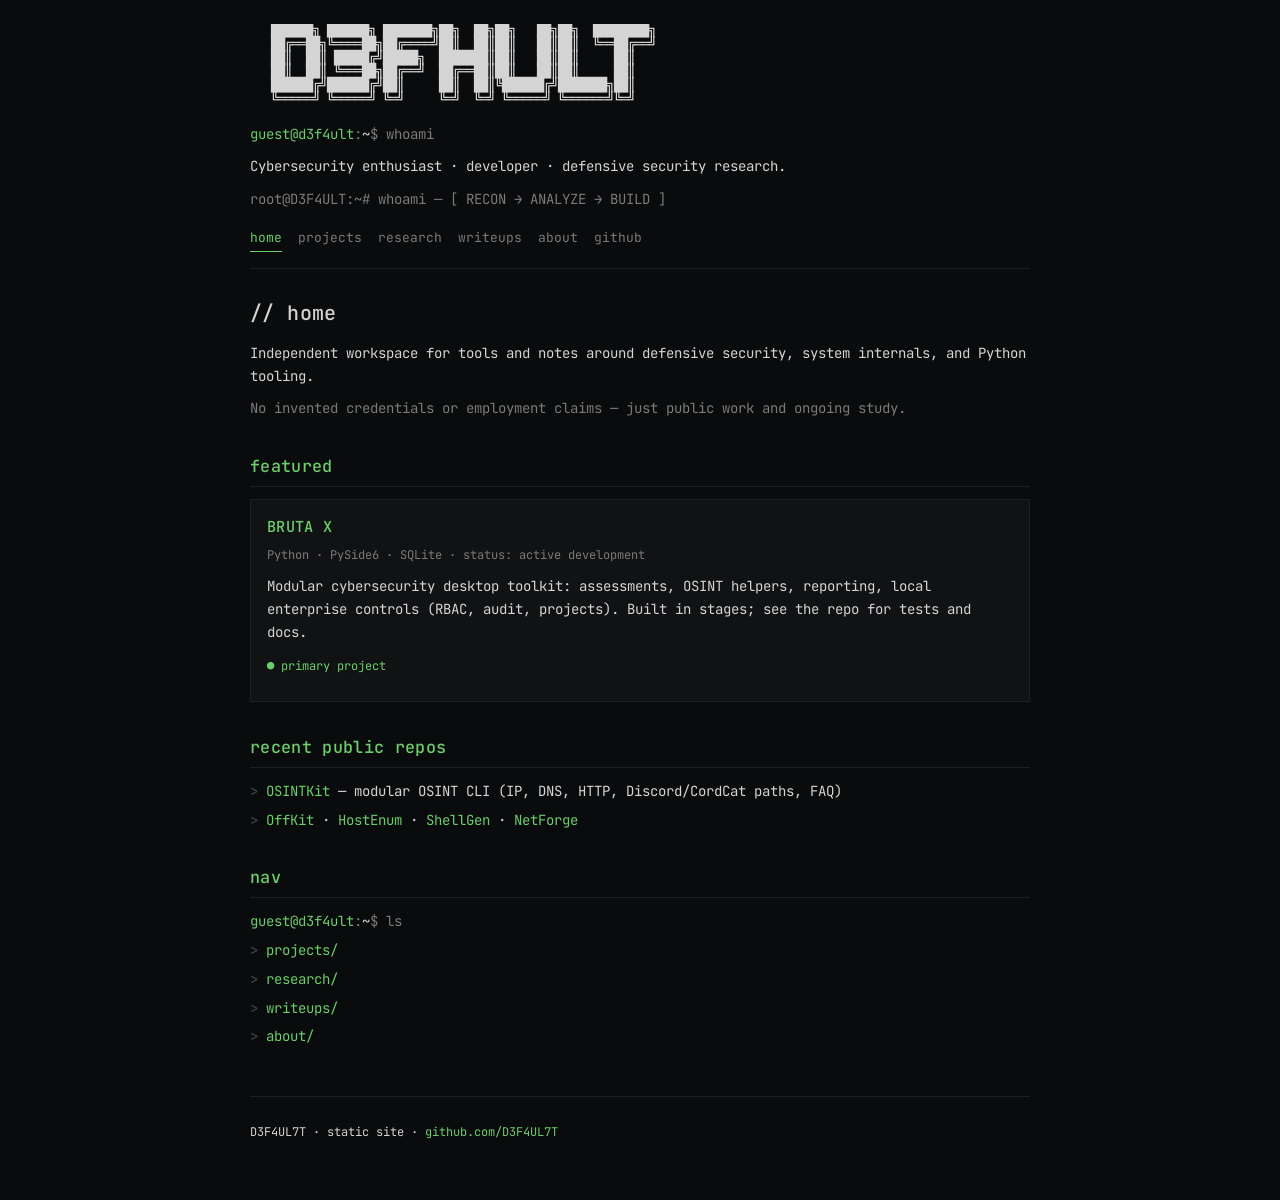
<file: index.html>
<!DOCTYPE html>
<html lang="en">
<head>
  <meta charset="utf-8">
  <meta name="viewport" content="width=device-width, initial-scale=1">
  <title>D3F4UL7T — security research</title>
  <meta name="description" content="D3F4UL7T — cybersecurity enthusiast, developer, defensive security research. Tools, notes, and projects.">
  <meta name="theme-color" content="#0a0b0c">
  <link rel="stylesheet" href="css/main.css">
  <link rel="icon" href="img/favicon.svg" type="image/svg+xml">
  <link rel="preconnect" href="https://fonts.googleapis.com">
  <link href="https://fonts.googleapis.com/css2?family=JetBrains+Mono:wght@400;500;700&display=swap" rel="stylesheet">
</head>
<body>
  <div class="wrap">
    <header class="site">
      <pre class="ascii" role="img" aria-label="D3F4UL7T">   ██████╗ ██████╗ ███████╗██╗  ██╗██╗   ██╗██╗  ████████╗
   ██╔══██╗╚════██╗██╔════╝██║  ██║██║   ██║██║  ╚══██╔══╝
   ██║  ██║ █████╔╝█████╗  ███████║██║   ██║██║     ██║
   ██║  ██║ ╚═══██╗██╔══╝  ██╔══██║██║   ██║██║     ██║
   ██████╔╝██████╔╝██║     ██║  ██║╚██████╔╝███████╗██║
   ╚═════╝ ╚═════╝ ╚═╝     ╚═╝  ╚═╝ ╚═════╝ ╚══════╝╚═╝</pre>
      <p class="prompt"><span class="user">guest@d3f4ult</span>:<span class="path">~</span>$ whoami</p>
      <p>Cybersecurity enthusiast · developer · defensive security research.</p>
      <p class="muted">root@D3F4ULT:~# whoami — [ RECON → ANALYZE → BUILD ]</p>
      <nav class="term" aria-label="Primary">
        <a class="active" href="index.html">home</a>
        <a href="projects/index.html">projects</a>
        <a href="research/index.html">research</a>
        <a href="writeups/index.html">writeups</a>
        <a href="about/index.html">about</a>
        <a href="https://github.com/D3F4UL7T" rel="noopener">github</a>
      </nav>
    </header>

    <main>
      <h1>// home</h1>
      <p>Independent workspace for tools and notes around defensive security, system internals, and Python tooling.</p>
      <p class="muted">No invented credentials or employment claims — just public work and ongoing study.</p>

      <h2>featured</h2>
      <div class="card">
        <h3><a href="https://github.com/D3F4UL7T/BRUTA-X">BRUTA X</a></h3>
        <p class="meta">Python · PySide6 · SQLite · status: active development</p>
        <p>Modular cybersecurity desktop toolkit: assessments, OSINT helpers, reporting, local enterprise controls (RBAC, audit, projects). Built in stages; see the repo for tests and docs.</p>
        <p><span class="status">● primary project</span></p>
      </div>

      <h2>recent public repos</h2>
      <ul class="clean">
        <li><a href="https://github.com/D3F4UL7T/OSINTKit">OSINTKit</a> — modular OSINT CLI (IP, DNS, HTTP, Discord/CordCat paths, FAQ)</li>
        <li><a href="https://github.com/D3F4UL7T/OffKit">OffKit</a> · <a href="https://github.com/D3F4UL7T/HostEnum">HostEnum</a> · <a href="https://github.com/D3F4UL7T/ShellGen">ShellGen</a> · <a href="https://github.com/D3F4UL7T/NetForge">NetForge</a></li>
      </ul>

      <h2>nav</h2>
      <p class="prompt"><span class="user">guest@d3f4ult</span>:<span class="path">~</span>$ ls</p>
      <ul class="clean">
        <li><a href="projects/index.html">projects/</a></li>
        <li><a href="research/index.html">research/</a></li>
        <li><a href="writeups/index.html">writeups/</a></li>
        <li><a href="about/index.html">about/</a></li>
      </ul>
    </main>

    <footer class="site">
      <p>D3F4UL7T · static site · <a href="https://github.com/D3F4UL7T">github.com/D3F4UL7T</a></p>
    </footer>
  </div>
</body>
</html>
</file>
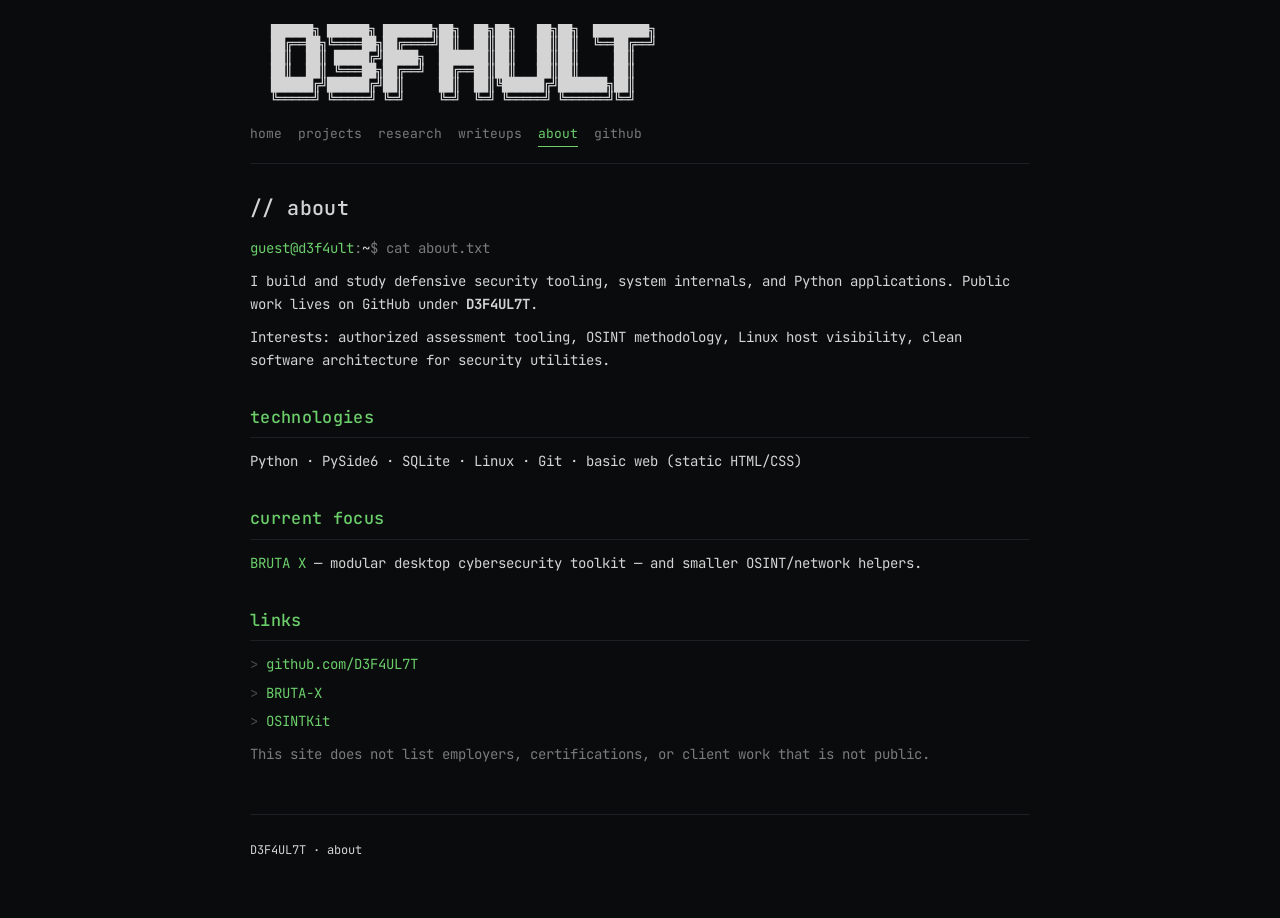
<file: about/index.html>
<!DOCTYPE html>
<html lang="en">
<head>
  <meta charset="utf-8">
  <meta name="viewport" content="width=device-width, initial-scale=1">
  <title>about — D3F4UL7T</title>
  <meta name="description" content="About D3F4UL7T">
  <meta name="theme-color" content="#0a0b0c">
  <link rel="stylesheet" href="../css/main.css">
  <link rel="icon" href="../img/favicon.svg" type="image/svg+xml">
  <link href="https://fonts.googleapis.com/css2?family=JetBrains+Mono:wght@400;500;700&display=swap" rel="stylesheet">
</head>
<body>
  <div class="wrap">
    <header class="site">
      <pre class="ascii">   ██████╗ ██████╗ ███████╗██╗  ██╗██╗   ██╗██╗  ████████╗
   ██╔══██╗╚════██╗██╔════╝██║  ██║██║   ██║██║  ╚══██╔══╝
   ██║  ██║ █████╔╝█████╗  ███████║██║   ██║██║     ██║
   ██║  ██║ ╚═══██╗██╔══╝  ██╔══██║██║   ██║██║     ██║
   ██████╔╝██████╔╝██║     ██║  ██║╚██████╔╝███████╗██║
   ╚═════╝ ╚═════╝ ╚═╝     ╚═╝  ╚═╝ ╚═════╝ ╚══════╝╚═╝</pre>
      <nav class="term">
        <a href="../index.html">home</a>
        <a href="../projects/index.html">projects</a>
        <a href="../research/index.html">research</a>
        <a href="../writeups/index.html">writeups</a>
        <a class="active" href="index.html">about</a>
        <a href="https://github.com/D3F4UL7T">github</a>
      </nav>
    </header>
    <main>
      <h1>// about</h1>
      <p class="prompt"><span class="user">guest@d3f4ult</span>:<span class="path">~</span>$ cat about.txt</p>
      <p>I build and study defensive security tooling, system internals, and Python applications. Public work lives on GitHub under <strong>D3F4UL7T</strong>.</p>
      <p>Interests: authorized assessment tooling, OSINT methodology, Linux host visibility, clean software architecture for security utilities.</p>
      <h2>technologies</h2>
      <p>Python · PySide6 · SQLite · Linux · Git · basic web (static HTML/CSS)</p>
      <h2>current focus</h2>
      <p><a href="https://github.com/D3F4UL7T/BRUTA-X">BRUTA X</a> — modular desktop cybersecurity toolkit — and smaller OSINT/network helpers.</p>
      <h2>links</h2>
      <ul class="clean">
        <li><a href="https://github.com/D3F4UL7T">github.com/D3F4UL7T</a></li>
        <li><a href="https://github.com/D3F4UL7T/BRUTA-X">BRUTA-X</a></li>
        <li><a href="https://github.com/D3F4UL7T/OSINTKit">OSINTKit</a></li>
      </ul>
      <p class="muted">This site does not list employers, certifications, or client work that is not public.</p>
    </main>
    <footer class="site"><p>D3F4UL7T · about</p></footer>
  </div>
</body>
</html>
</file>
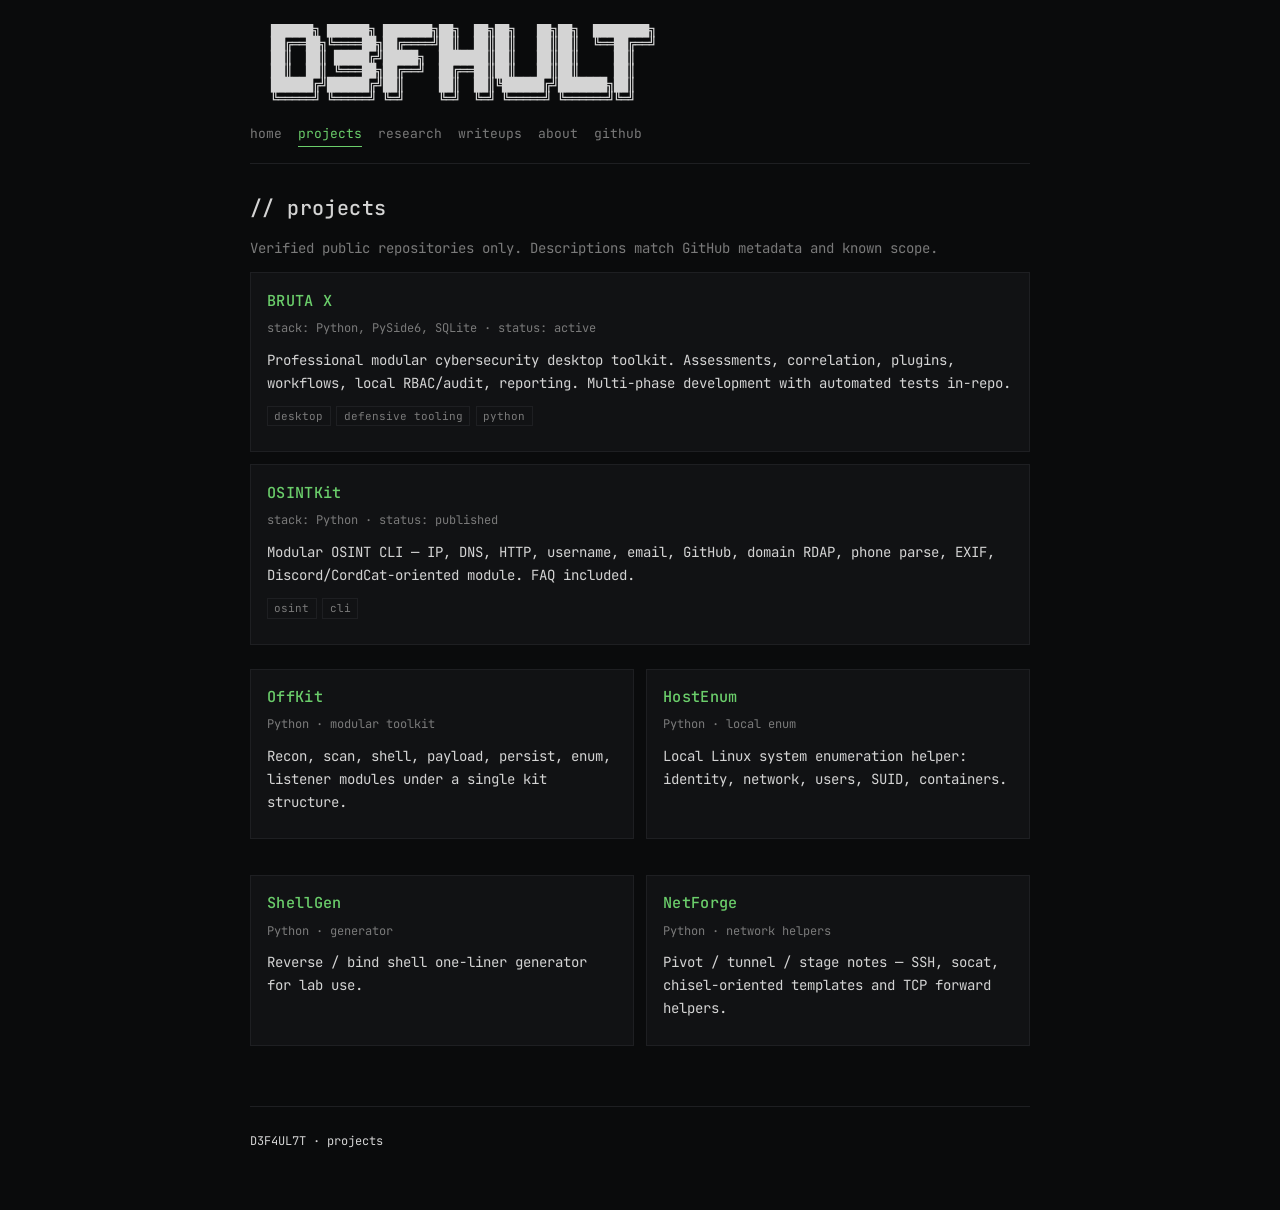
<file: projects/index.html>
<!DOCTYPE html>
<html lang="en">
<head>
  <meta charset="utf-8">
  <meta name="viewport" content="width=device-width, initial-scale=1">
  <title>projects — D3F4UL7T</title>
  <meta name="description" content="Public security tooling projects by D3F4UL7T">
  <meta name="theme-color" content="#0a0b0c">
  <link rel="stylesheet" href="../css/main.css">
  <link rel="icon" href="../img/favicon.svg" type="image/svg+xml">
  <link href="https://fonts.googleapis.com/css2?family=JetBrains+Mono:wght@400;500;700&display=swap" rel="stylesheet">
</head>
<body>
  <div class="wrap">
    <header class="site">
      <pre class="ascii" role="img" aria-label="D3F4UL7T">   ██████╗ ██████╗ ███████╗██╗  ██╗██╗   ██╗██╗  ████████╗
   ██╔══██╗╚════██╗██╔════╝██║  ██║██║   ██║██║  ╚══██╔══╝
   ██║  ██║ █████╔╝█████╗  ███████║██║   ██║██║     ██║
   ██║  ██║ ╚═══██╗██╔══╝  ██╔══██║██║   ██║██║     ██║
   ██████╔╝██████╔╝██║     ██║  ██║╚██████╔╝███████╗██║
   ╚═════╝ ╚═════╝ ╚═╝     ╚═╝  ╚═╝ ╚═════╝ ╚══════╝╚═╝</pre>
      <nav class="term">
        <a href="../index.html">home</a>
        <a class="active" href="index.html">projects</a>
        <a href="../research/index.html">research</a>
        <a href="../writeups/index.html">writeups</a>
        <a href="../about/index.html">about</a>
        <a href="https://github.com/D3F4UL7T">github</a>
      </nav>
    </header>
    <main>
      <h1>// projects</h1>
      <p class="muted">Verified public repositories only. Descriptions match GitHub metadata and known scope.</p>

      <div class="card">
        <h3><a href="https://github.com/D3F4UL7T/BRUTA-X">BRUTA X</a></h3>
        <p class="meta">stack: Python, PySide6, SQLite · status: active</p>
        <p>Professional modular cybersecurity desktop toolkit. Assessments, correlation, plugins, workflows, local RBAC/audit, reporting. Multi-phase development with automated tests in-repo.</p>
        <p><span class="tag">desktop</span><span class="tag">defensive tooling</span><span class="tag">python</span></p>
      </div>

      <div class="card">
        <h3><a href="https://github.com/D3F4UL7T/OSINTKit">OSINTKit</a></h3>
        <p class="meta">stack: Python · status: published</p>
        <p>Modular OSINT CLI — IP, DNS, HTTP, username, email, GitHub, domain RDAP, phone parse, EXIF, Discord/CordCat-oriented module. FAQ included.</p>
        <p><span class="tag">osint</span><span class="tag">cli</span></p>
      </div>

      <div class="grid two">
        <div class="card">
          <h3><a href="https://github.com/D3F4UL7T/OffKit">OffKit</a></h3>
          <p class="meta">Python · modular toolkit</p>
          <p>Recon, scan, shell, payload, persist, enum, listener modules under a single kit structure.</p>
        </div>
        <div class="card">
          <h3><a href="https://github.com/D3F4UL7T/HostEnum">HostEnum</a></h3>
          <p class="meta">Python · local enum</p>
          <p>Local Linux system enumeration helper: identity, network, users, SUID, containers.</p>
        </div>
        <div class="card">
          <h3><a href="https://github.com/D3F4UL7T/ShellGen">ShellGen</a></h3>
          <p class="meta">Python · generator</p>
          <p>Reverse / bind shell one-liner generator for lab use.</p>
        </div>
        <div class="card">
          <h3><a href="https://github.com/D3F4UL7T/NetForge">NetForge</a></h3>
          <p class="meta">Python · network helpers</p>
          <p>Pivot / tunnel / stage notes — SSH, socat, chisel-oriented templates and TCP forward helpers.</p>
        </div>
      </div>
    </main>
    <footer class="site"><p>D3F4UL7T · projects</p></footer>
  </div>
</body>
</html>
</file>
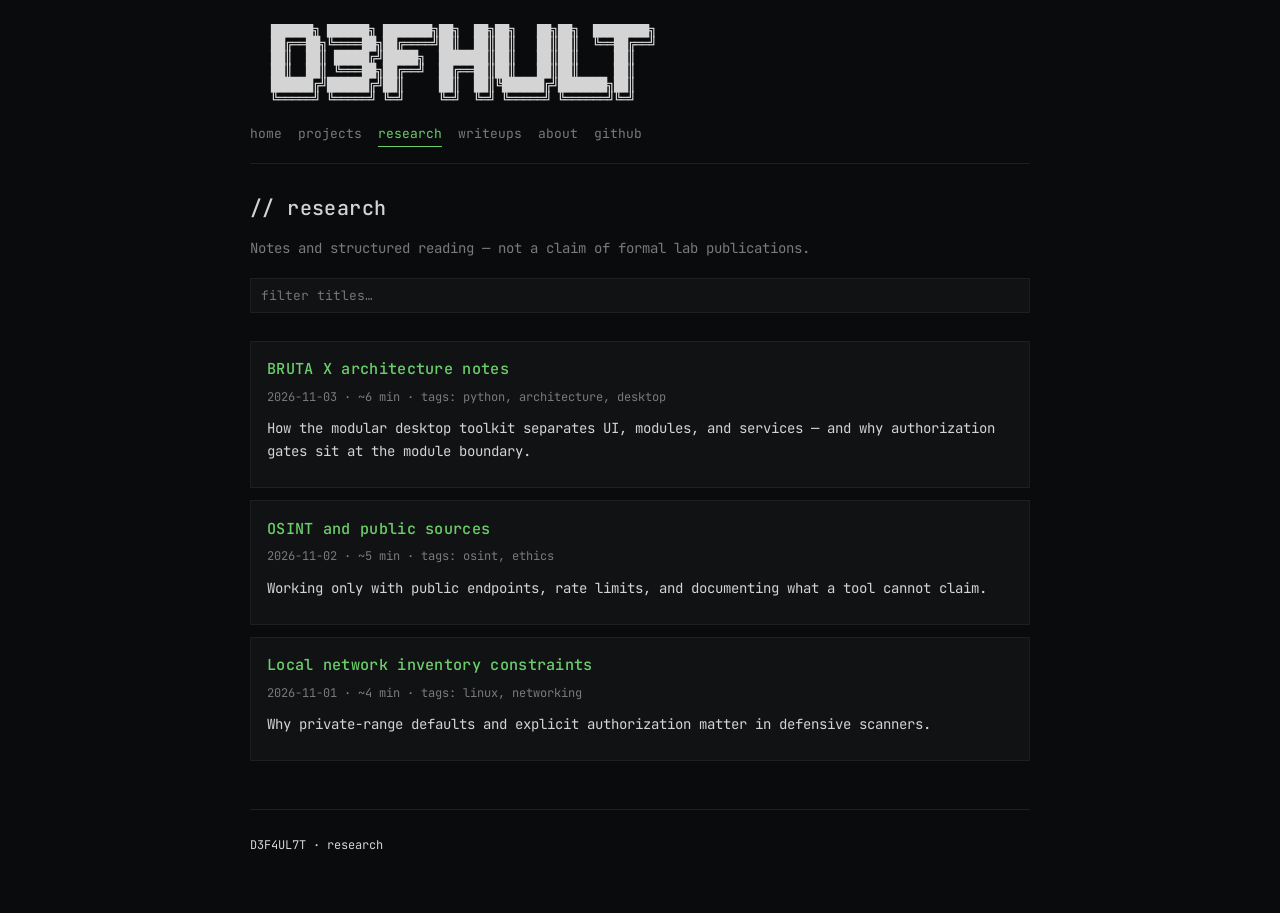
<file: research/index.html>
<!DOCTYPE html>
<html lang="en">
<head>
  <meta charset="utf-8">
  <meta name="viewport" content="width=device-width, initial-scale=1">
  <title>research — D3F4UL7T</title>
  <meta name="description" content="Research notes and reading lists — D3F4UL7T">
  <meta name="theme-color" content="#0a0b0c">
  <link rel="stylesheet" href="../css/main.css">
  <link rel="icon" href="../img/favicon.svg" type="image/svg+xml">
  <link href="https://fonts.googleapis.com/css2?family=JetBrains+Mono:wght@400;500;700&display=swap" rel="stylesheet">
</head>
<body>
  <div class="wrap">
    <header class="site">
      <pre class="ascii">   ██████╗ ██████╗ ███████╗██╗  ██╗██╗   ██╗██╗  ████████╗
   ██╔══██╗╚════██╗██╔════╝██║  ██║██║   ██║██║  ╚══██╔══╝
   ██║  ██║ █████╔╝█████╗  ███████║██║   ██║██║     ██║
   ██║  ██║ ╚═══██╗██╔══╝  ██╔══██║██║   ██║██║     ██║
   ██████╔╝██████╔╝██║     ██║  ██║╚██████╔╝███████╗██║
   ╚═════╝ ╚═════╝ ╚═╝     ╚═╝  ╚═╝ ╚═════╝ ╚══════╝╚═╝</pre>
      <nav class="term">
        <a href="../index.html">home</a>
        <a href="../projects/index.html">projects</a>
        <a class="active" href="index.html">research</a>
        <a href="../writeups/index.html">writeups</a>
        <a href="../about/index.html">about</a>
        <a href="https://github.com/D3F4UL7T">github</a>
      </nav>
    </header>
    <main>
      <h1>// research</h1>
      <p class="muted">Notes and structured reading — not a claim of formal lab publications.</p>
      <input class="search" type="search" id="q" placeholder="filter titles…" aria-label="Filter">
      <div id="list">
        <div class="card" data-tags="python desktop security architecture">
          <h3><a href="notes/bruta-x-architecture.html">BRUTA X architecture notes</a></h3>
          <p class="meta">2026-11-03 · ~6 min · tags: python, architecture, desktop</p>
          <p>How the modular desktop toolkit separates UI, modules, and services — and why authorization gates sit at the module boundary.</p>
        </div>
        <div class="card" data-tags="osint privacy ethics">
          <h3><a href="notes/osint-public-sources.html">OSINT and public sources</a></h3>
          <p class="meta">2026-11-02 · ~5 min · tags: osint, ethics</p>
          <p>Working only with public endpoints, rate limits, and documenting what a tool cannot claim.</p>
        </div>
        <div class="card" data-tags="linux networking defensive">
          <h3><a href="notes/local-network-inventory.html">Local network inventory constraints</a></h3>
          <p class="meta">2026-11-01 · ~4 min · tags: linux, networking</p>
          <p>Why private-range defaults and explicit authorization matter in defensive scanners.</p>
        </div>
      </div>
    </main>
    <footer class="site"><p>D3F4UL7T · research</p></footer>
  </div>
  <script>
    const q = document.getElementById('q');
    const cards = [...document.querySelectorAll('#list .card')];
    q.addEventListener('input', () => {
      const v = q.value.toLowerCase();
      cards.forEach(c => {
        const hay = (c.innerText + ' ' + (c.dataset.tags||'')).toLowerCase();
        c.style.display = hay.includes(v) ? '' : 'none';
      });
    });
  </script>
</body>
</html>
</file>
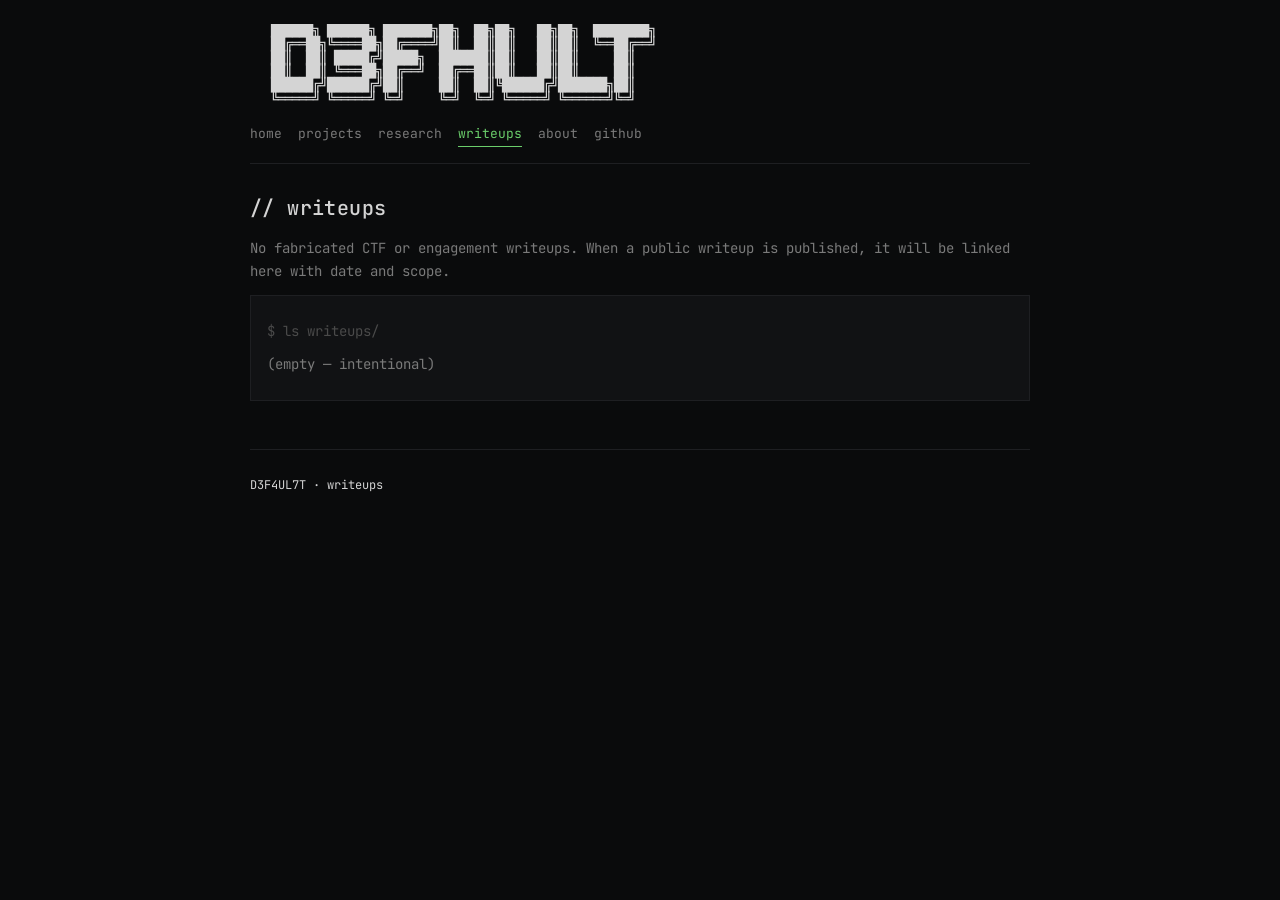
<file: writeups/index.html>
<!DOCTYPE html>
<html lang="en">
<head>
  <meta charset="utf-8">
  <meta name="viewport" content="width=device-width, initial-scale=1">
  <title>writeups — D3F4UL7T</title>
  <meta name="description" content="Writeups index">
  <meta name="theme-color" content="#0a0b0c">
  <link rel="stylesheet" href="../css/main.css">
  <link rel="icon" href="../img/favicon.svg" type="image/svg+xml">
  <link href="https://fonts.googleapis.com/css2?family=JetBrains+Mono:wght@400;500;700&display=swap" rel="stylesheet">
</head>
<body>
  <div class="wrap">
    <header class="site">
      <pre class="ascii">   ██████╗ ██████╗ ███████╗██╗  ██╗██╗   ██╗██╗  ████████╗
   ██╔══██╗╚════██╗██╔════╝██║  ██║██║   ██║██║  ╚══██╔══╝
   ██║  ██║ █████╔╝█████╗  ███████║██║   ██║██║     ██║
   ██║  ██║ ╚═══██╗██╔══╝  ██╔══██║██║   ██║██║     ██║
   ██████╔╝██████╔╝██║     ██║  ██║╚██████╔╝███████╗██║
   ╚═════╝ ╚═════╝ ╚═╝     ╚═╝  ╚═╝ ╚═════╝ ╚══════╝╚═╝</pre>
      <nav class="term">
        <a href="../index.html">home</a>
        <a href="../projects/index.html">projects</a>
        <a href="../research/index.html">research</a>
        <a class="active" href="index.html">writeups</a>
        <a href="../about/index.html">about</a>
        <a href="https://github.com/D3F4UL7T">github</a>
      </nav>
    </header>
    <main>
      <h1>// writeups</h1>
      <p class="muted">No fabricated CTF or engagement writeups. When a public writeup is published, it will be linked here with date and scope.</p>
      <div class="card">
        <p class="dim">$ ls writeups/</p>
        <p class="muted">(empty — intentional)</p>
      </div>
    </main>
    <footer class="site"><p>D3F4UL7T · writeups</p></footer>
  </div>
</body>
</html>
</file>
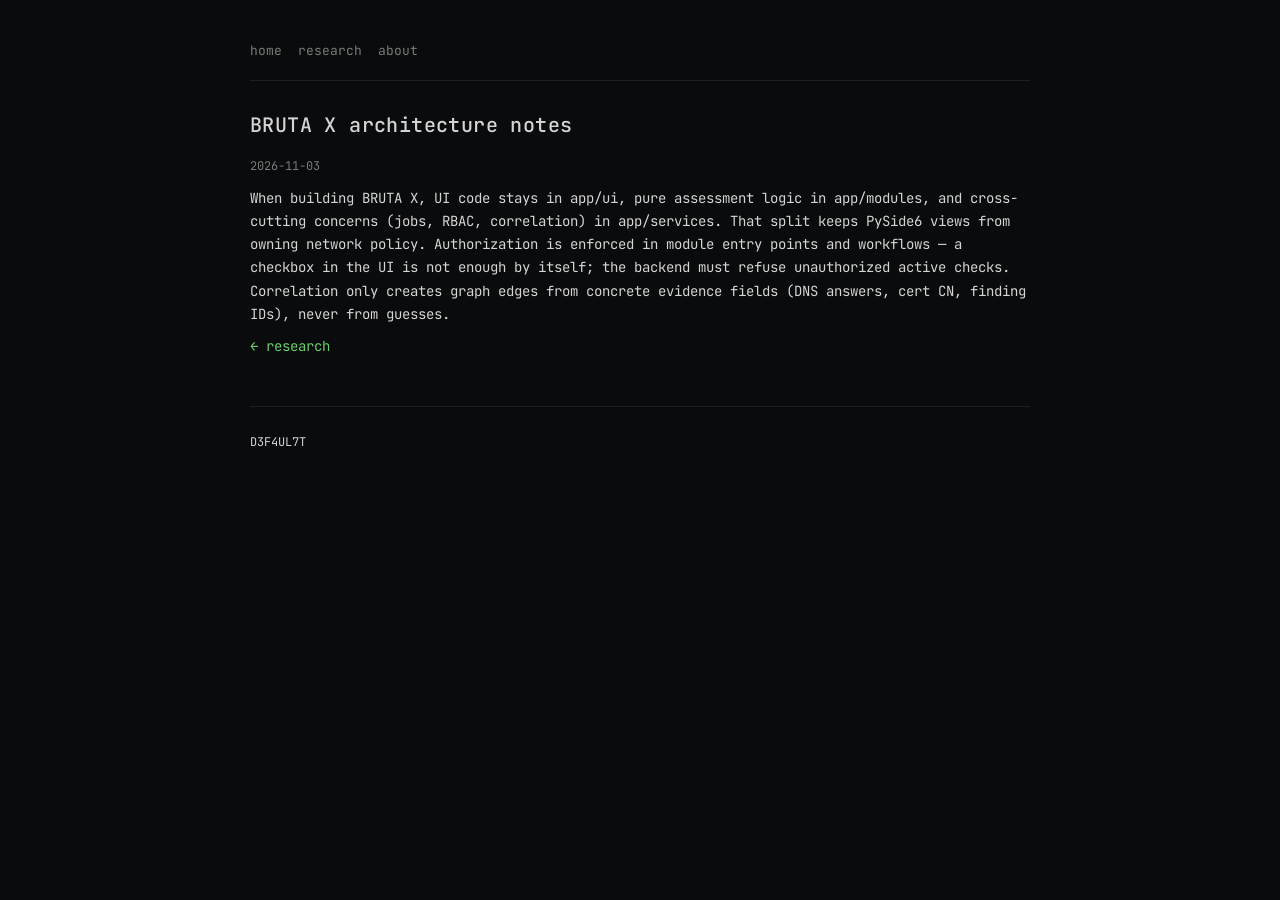
<file: research/notes/bruta-x-architecture.html>
<!DOCTYPE html>
<html lang="en">
<head>
  <meta charset="utf-8">
  <meta name="viewport" content="width=device-width, initial-scale=1">
  <title>BRUTA X architecture notes — D3F4UL7T</title>
  <meta name="description" content="BRUTA X architecture notes">
  <meta name="theme-color" content="#0a0b0c">
  <link rel="stylesheet" href="../../css/main.css">
  <link rel="icon" href="../../img/favicon.svg" type="image/svg+xml">
  <link href="https://fonts.googleapis.com/css2?family=JetBrains+Mono:wght@400;500;700&display=swap" rel="stylesheet">
</head>
<body>
  <div class="wrap">
    <header class="site">
      <nav class="term">
        <a href="../../index.html">home</a>
        <a href="../index.html">research</a>
        <a href="../../about/index.html">about</a>
      </nav>
    </header>
    <article class="post">
      <h1>BRUTA X architecture notes</h1>
      <time datetime="2026-11-03">2026-11-03</time>
      <p>When building BRUTA X, UI code stays in app/ui, pure assessment logic in app/modules, and cross-cutting concerns (jobs, RBAC, correlation) in app/services. That split keeps PySide6 views from owning network policy. Authorization is enforced in module entry points and workflows — a checkbox in the UI is not enough by itself; the backend must refuse unauthorized active checks. Correlation only creates graph edges from concrete evidence fields (DNS answers, cert CN, finding IDs), never from guesses.</p>
      <p class="muted"><a href="../index.html">← research</a></p>
    </article>
    <footer class="site"><p>D3F4UL7T</p></footer>
  </div>
</body>
</html>
</file>
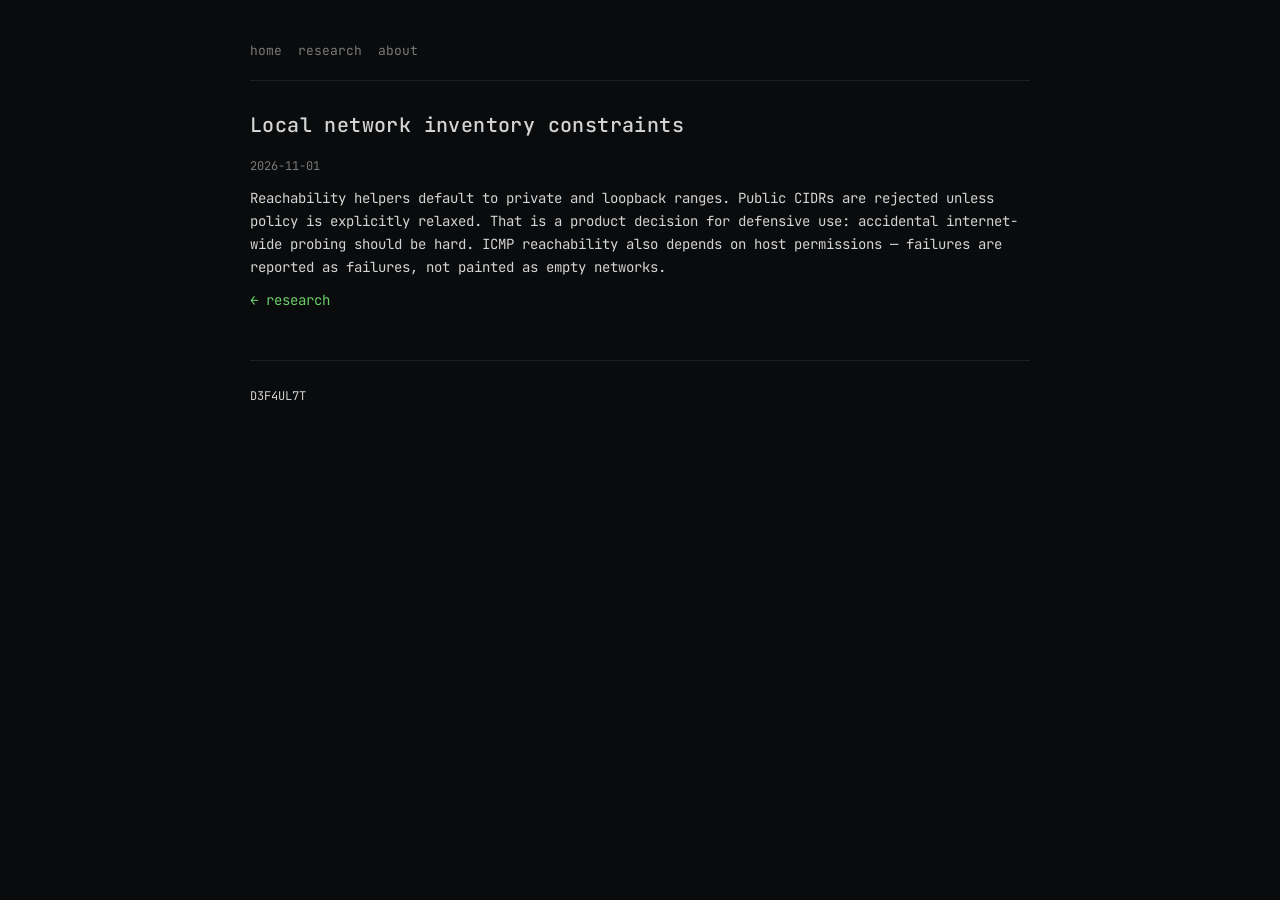
<file: research/notes/local-network-inventory.html>
<!DOCTYPE html>
<html lang="en">
<head>
  <meta charset="utf-8">
  <meta name="viewport" content="width=device-width, initial-scale=1">
  <title>Local network inventory constraints — D3F4UL7T</title>
  <meta name="description" content="Local network inventory constraints">
  <meta name="theme-color" content="#0a0b0c">
  <link rel="stylesheet" href="../../css/main.css">
  <link rel="icon" href="../../img/favicon.svg" type="image/svg+xml">
  <link href="https://fonts.googleapis.com/css2?family=JetBrains+Mono:wght@400;500;700&display=swap" rel="stylesheet">
</head>
<body>
  <div class="wrap">
    <header class="site">
      <nav class="term">
        <a href="../../index.html">home</a>
        <a href="../index.html">research</a>
        <a href="../../about/index.html">about</a>
      </nav>
    </header>
    <article class="post">
      <h1>Local network inventory constraints</h1>
      <time datetime="2026-11-01">2026-11-01</time>
      <p>Reachability helpers default to private and loopback ranges. Public CIDRs are rejected unless policy is explicitly relaxed. That is a product decision for defensive use: accidental internet-wide probing should be hard. ICMP reachability also depends on host permissions — failures are reported as failures, not painted as empty networks.</p>
      <p class="muted"><a href="../index.html">← research</a></p>
    </article>
    <footer class="site"><p>D3F4UL7T</p></footer>
  </div>
</body>
</html>
</file>
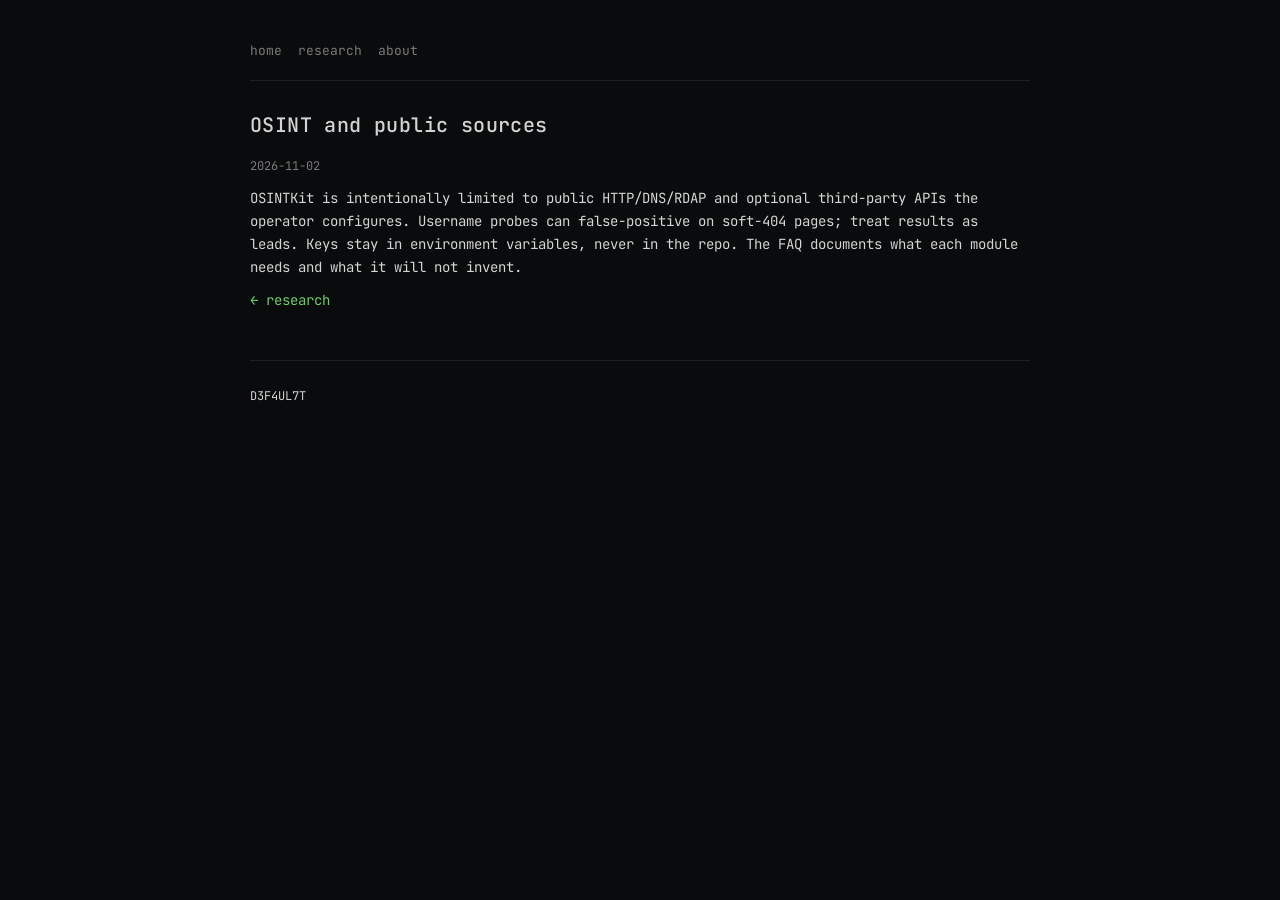
<file: research/notes/osint-public-sources.html>
<!DOCTYPE html>
<html lang="en">
<head>
  <meta charset="utf-8">
  <meta name="viewport" content="width=device-width, initial-scale=1">
  <title>OSINT and public sources — D3F4UL7T</title>
  <meta name="description" content="OSINT and public sources">
  <meta name="theme-color" content="#0a0b0c">
  <link rel="stylesheet" href="../../css/main.css">
  <link rel="icon" href="../../img/favicon.svg" type="image/svg+xml">
  <link href="https://fonts.googleapis.com/css2?family=JetBrains+Mono:wght@400;500;700&display=swap" rel="stylesheet">
</head>
<body>
  <div class="wrap">
    <header class="site">
      <nav class="term">
        <a href="../../index.html">home</a>
        <a href="../index.html">research</a>
        <a href="../../about/index.html">about</a>
      </nav>
    </header>
    <article class="post">
      <h1>OSINT and public sources</h1>
      <time datetime="2026-11-02">2026-11-02</time>
      <p>OSINTKit is intentionally limited to public HTTP/DNS/RDAP and optional third-party APIs the operator configures. Username probes can false-positive on soft-404 pages; treat results as leads. Keys stay in environment variables, never in the repo. The FAQ documents what each module needs and what it will not invent.</p>
      <p class="muted"><a href="../index.html">← research</a></p>
    </article>
    <footer class="site"><p>D3F4UL7T</p></footer>
  </div>
</body>
</html>
</file>
<file: css/main.css>
:root {
  --bg: #0a0b0c;
  --bg2: #111214;
  --fg: #d4d4d4;
  --muted: #7a7a7a;
  --dim: #4a4a4a;
  --green: #6bce6b;
  --border: #1e1f22;
  --font: "JetBrains Mono", "SF Mono", "Consolas", ui-monospace, monospace;
}
* { box-sizing: border-box; }
html { scroll-behavior: smooth; }
body {
  margin: 0;
  background: var(--bg);
  color: var(--fg);
  font-family: var(--font);
  font-size: 14px;
  line-height: 1.65;
  min-height: 100vh;
}
a { color: var(--green); text-decoration: none; }
a:hover { text-decoration: underline; }
.wrap { max-width: 820px; margin: 0 auto; padding: 1.5rem 1.25rem 3rem; }
header.site {
  border-bottom: 1px solid var(--border);
  padding-bottom: 1rem;
  margin-bottom: 1.75rem;
}
.ascii {
  color: var(--fg);
  font-size: 10px;
  line-height: 1.15;
  overflow-x: auto;
  margin: 0 0 1rem;
  white-space: pre;
}
@media (min-width: 700px) {
  .ascii { font-size: 12px; }
}
.prompt { color: var(--muted); margin: 0.25rem 0; }
.prompt .user { color: var(--green); }
.prompt .path { color: var(--fg); }
nav.term {
  display: flex;
  flex-wrap: wrap;
  gap: 0.35rem 1rem;
  margin-top: 1rem;
  font-size: 13px;
}
nav.term a {
  color: var(--muted);
  border-bottom: 1px solid transparent;
  padding-bottom: 2px;
}
nav.term a:hover, nav.term a.active {
  color: var(--green);
  text-decoration: none;
  border-bottom-color: var(--green);
}
h1, h2, h3 { font-weight: 500; letter-spacing: 0.02em; }
h1 { font-size: 1.25rem; margin: 0 0 0.75rem; }
h2 { font-size: 1.05rem; color: var(--green); margin: 2rem 0 0.75rem; border-bottom: 1px solid var(--border); padding-bottom: 0.35rem; }
h3 { font-size: 0.95rem; margin: 1.25rem 0 0.4rem; }
p { margin: 0.6rem 0; color: var(--fg); }
.muted { color: var(--muted); }
.dim { color: var(--dim); }
.card {
  border: 1px solid var(--border);
  background: var(--bg2);
  padding: 0.9rem 1rem;
  margin: 0.75rem 0;
}
.card h3 { margin-top: 0; }
.card .meta { color: var(--muted); font-size: 12px; margin: 0.35rem 0; }
.tag {
  display: inline-block;
  border: 1px solid var(--border);
  color: var(--muted);
  padding: 0 0.4rem;
  font-size: 11px;
  margin-right: 0.35rem;
}
.status { color: var(--green); font-size: 12px; }
footer.site {
  margin-top: 3rem;
  padding-top: 1rem;
  border-top: 1px solid var(--border);
  color: var(--dim);
  font-size: 12px;
}
ul.clean { list-style: none; padding: 0; margin: 0; }
ul.clean li { margin: 0.35rem 0; }
ul.clean li::before { content: "> "; color: var(--dim); }
.grid { display: grid; gap: 0.75rem; }
@media (min-width: 640px) {
  .grid.two { grid-template-columns: 1fr 1fr; }
}
input.search {
  width: 100%;
  background: var(--bg2);
  border: 1px solid var(--border);
  color: var(--fg);
  font-family: inherit;
  font-size: 13px;
  padding: 0.5rem 0.65rem;
  margin: 0.5rem 0 1rem;
}
input.search:focus { outline: 1px solid var(--green); border-color: var(--green); }
article.post { margin-top: 1rem; }
article.post time { color: var(--muted); font-size: 12px; }
pre, code { font-family: inherit; }
code { background: var(--bg2); padding: 0.1rem 0.3rem; border: 1px solid var(--border); }
</file>
